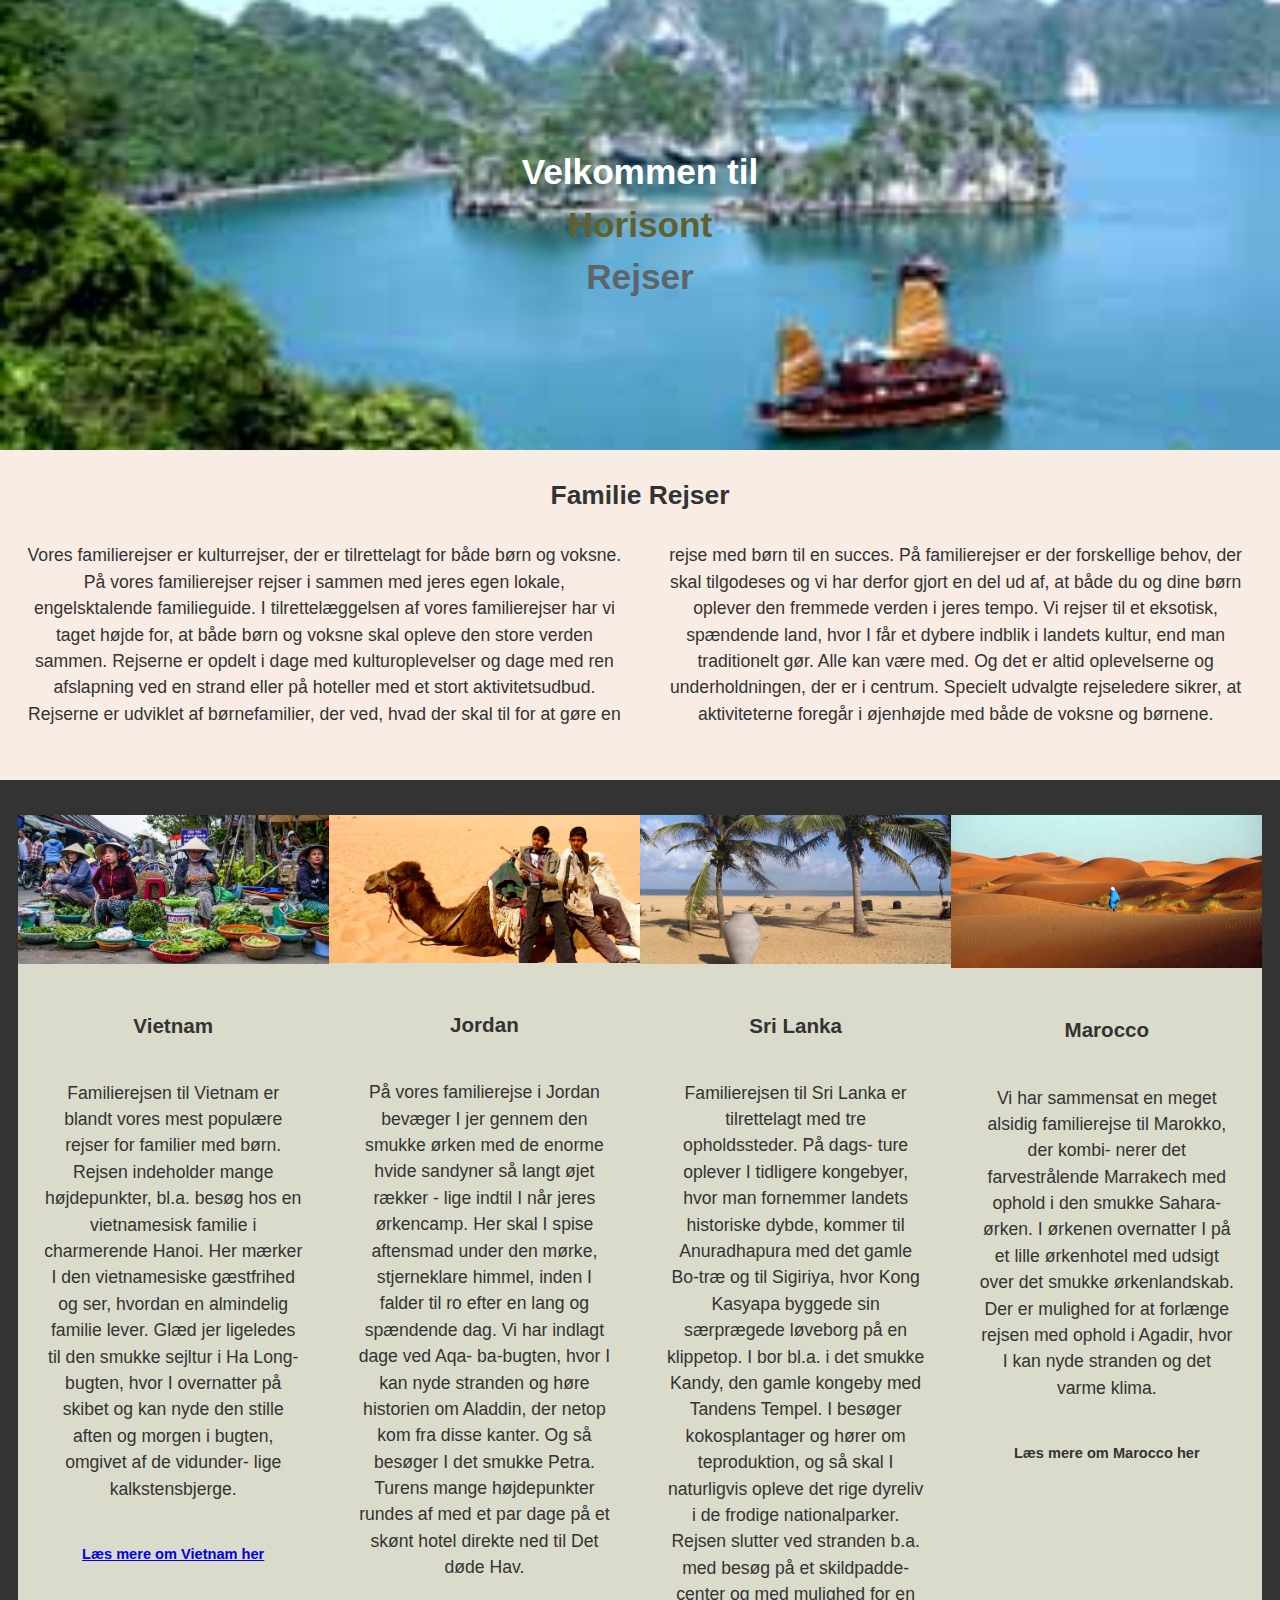
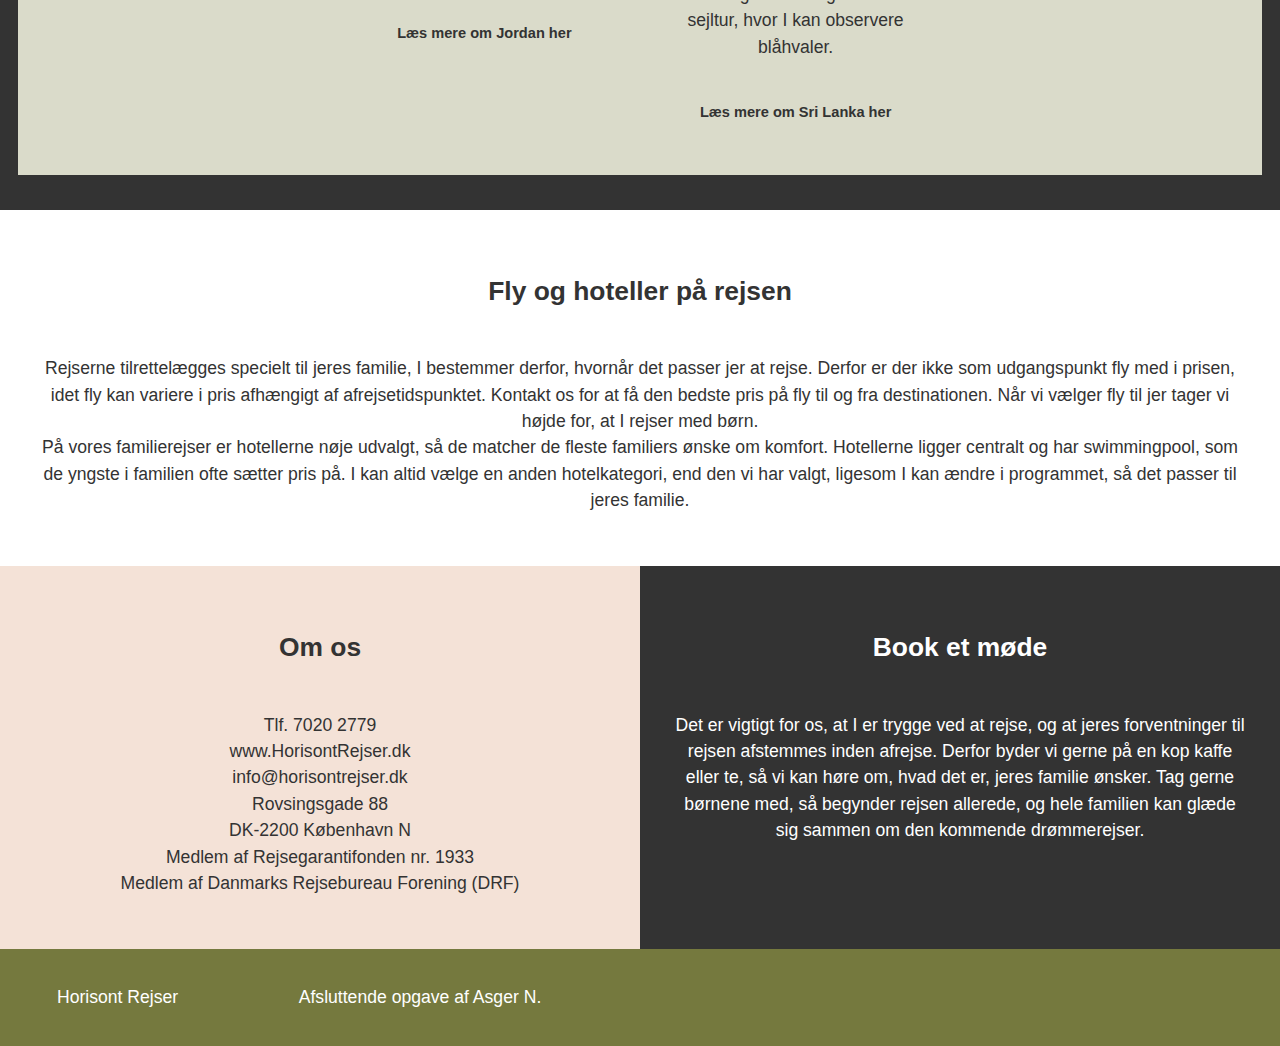
<file: index.html>
<!DOCTYPE html>
<html lang="en">
<head>
	<meta charset="UTF-8">
	<meta name="viewport" content="width=device-width, intial-scale=1.0">
	<link rel="stylesheet" href="style.css">
	<title>Horisont Rejser</title>
	<meta name="description" content="Tag med hele familien ud at rejse igennem Horisont Rejser. Find den rejse der passer jer bedst. Tilbudsrejser. Afbudsrejser. Hoteller. Drømmeferie">
</head>

<body>

	<header id="showcase" class="grid">
		<div class="content-wrap">
			<h1>Velkommen til <div class="titleColor">Horisont</div>
				<div class="titleColor2">Rejser</div>
			</h1>
		</div>
	</header>

	<main id="main">
		<section id="section-a" class="grid">
			<div class="content-wrap">
				<h2 class="content-title">Familie Rejser</h2>
				<div class="content-text">
					<p>Vores familierejser er kulturrejser, der er tilrettelagt for både børn og voksne. På vores familierejser rejser i sammen med jeres egen lokale, engelsktalende familieguide.
						I tilrettelæggelsen af vores familierejser har vi taget højde for, at både børn og voksne skal opleve den store verden sammen.
						Rejserne er opdelt i dage med kulturoplevelser og dage med ren afslapning ved en strand eller på hoteller med et stort aktivitetsudbud. Rejserne er udviklet af børnefamilier, der ved, hvad der skal til for at gøre en rejse med børn til en succes. På familierejser er der forskellige behov, der skal tilgodeses og vi har derfor gjort en del ud af, at både du og dine børn oplever den fremmede verden i jeres tempo.
						Vi rejser til et eksotisk, spændende land, hvor I får et dybere indblik i landets kultur, end man traditionelt gør. Alle kan være med. Og det er altid oplevelserne og underholdningen, der er i centrum. Specielt udvalgte rejseledere sikrer, at aktiviteterne foregår i øjenhøjde med både de voksne og børnene.</p>
				</div>
			</div>
		</section>
		<section id="section-b" class="grid">
			<ul>
				<li>
					<div class="card">
						<img src="images/vietnam-gademarked.jpg" alt="Familierejse">
						<div class="card-content">
							<h3 class="card-title">Vietnam</h3>
							<p>Familierejsen til Vietnam er blandt vores mest populære rejser for familier med børn.
								Rejsen indeholder mange højdepunkter, bl.a. besøg hos en vietnamesisk familie i charmerende Hanoi. Her mærker I den vietnamesiske gæstfrihed og ser, hvordan en almindelig familie lever.
								Glæd jer ligeledes til den smukke sejltur i Ha Long-bugten, hvor I overnatter på skibet og kan nyde den stille aften og morgen i bugten, omgivet af de vidunder- lige kalkstensbjerge.</p>
								<a href="vietnam.html">
							<h5>Læs mere om Vietnam her</h5></a>
						</div>

					</div>


				</li>
				<li>
					<div class="card">
						<img src="images/jordan-kamel.jpg" alt="Familieferie">
						<div class="card-content">
							<h3 class="card-title">Jordan</h3>
							<p>På vores familierejse i Jordan bevæger I jer gennem den smukke ørken med de enorme hvide sandyner så langt øjet rækker - lige indtil I når jeres ørkencamp. Her skal I spise aftensmad under den mørke, stjerneklare himmel, inden I falder til ro efter en lang og spændende dag.
								Vi har indlagt dage ved Aqa- ba-bugten, hvor I kan nyde stranden og høre historien om Aladdin, der netop kom fra disse kanter. Og så besøger I det smukke Petra.
								Turens mange højdepunkter rundes af med et par dage på et skønt hotel direkte ned til Det døde Hav.</p>
								<h5>Læs mere om Jordan her</h5>
						</div>
					</div>
				</li>
				<li>
					<div class="card">
						<img src="images/sri-lanka-strand.jpg" alt="Familiehoteller">
						<div class="card-content">
							<h3 class="card-title">Sri Lanka</h3>
							<p>Familierejsen til Sri Lanka er tilrettelagt med tre opholdssteder. På dags- ture oplever I tidligere kongebyer, hvor man fornemmer landets historiske dybde, kommer til Anuradhapura med det gamle Bo-træ og til Sigiriya, hvor Kong Kasyapa byggede sin særprægede løveborg på en klippetop.
								I bor bl.a. i det smukke Kandy, den gamle kongeby med Tandens Tempel. I besøger kokosplantager og hører om teproduktion, og så skal I naturligvis opleve det rige dyreliv i de frodige nationalparker.
								Rejsen slutter ved stranden b.a. med besøg på et skildpadde-center og med mulighed for en sejltur, hvor I kan observere blåhvaler.</p>
								<h5>Læs mere om Sri Lanka her</h5>
						</div>
					</div>
				</li>
				<li>
					<div class="card">
						<img src="images/marokko-oerken.jpg" alt="Billige rejser">
						<div class="card-content">
							<h3 class="card-title">Marocco</h3>
							<p>Vi har sammensat en meget alsidig familierejse til Marokko, der kombi- nerer det farvestrålende Marrakech med ophold i den smukke Sahara-ørken. I ørkenen overnatter I på et lille ørkenhotel med udsigt over det smukke ørkenlandskab. Der er mulighed for at forlænge rejsen med ophold i Agadir, hvor I kan nyde stranden og det varme klima.</p>
							<h5>Læs mere om Marocco her</h5>
						</div>
					</div>
				</li>
			</ul>
		</section>

		<section id="section-c" class="grid">
			<div class="content-wrap">
				<h2 class="content-title">Fly og hoteller på rejsen</h2>
				<p>Rejserne tilrettelægges specielt til jeres familie, I bestemmer derfor, hvornår det passer jer at rejse. Derfor er der ikke som udgangspunkt fly med i prisen, idet fly kan variere i pris afhængigt af afrejsetidspunktet.
					Kontakt os for at få den bedste pris på fly til og fra destinationen. Når vi vælger fly til jer tager vi højde for, at I rejser med børn.<br>
					På vores familierejser er hotellerne nøje udvalgt, så de matcher de fleste familiers ønske om komfort. Hotellerne ligger centralt og har swimmingpool, som de yngste i familien ofte sætter pris på.
					I kan altid vælge en anden hotelkategori, end den vi har valgt, ligesom I kan ændre i programmet, så det passer til jeres familie.</p>
			</div>
		</section>

		<section id="section-d" class="grid">
			<div class="box">
				<h2 class="content-title">Om os</h2>
				<p>Tlf. 7020 2779 <br>
					www.HorisontRejser.dk<br>
					info@horisontrejser.dk <br>
					Rovsingsgade 88<br>
					DK-2200 København N<br>
					Medlem af Rejsegarantifonden nr. 1933 <br>
					Medlem af Danmarks Rejsebureau Forening (DRF)</p>
			</div>
			<div class="box">
				<h2 class="content-title">Book et møde</h2>
				<p>Det er vigtigt for os, at I er trygge ved at rejse, og at jeres forventninger til rejsen afstemmes inden afrejse. Derfor byder vi gerne på en kop kaffe eller te, så vi kan høre om, hvad det er, jeres familie ønsker. Tag gerne børnene med, så begynder rejsen allerede, og hele familien kan glæde sig sammen om den kommende drømmerejser.</p>
			</div>
		</section>
	</main>

	<footer id="main-footer" class="grid">
		<div>Horisont Rejser</div>
		<div>Afsluttende opgave af Asger N.</div>
	</footer>

</body>
</html>
</file>
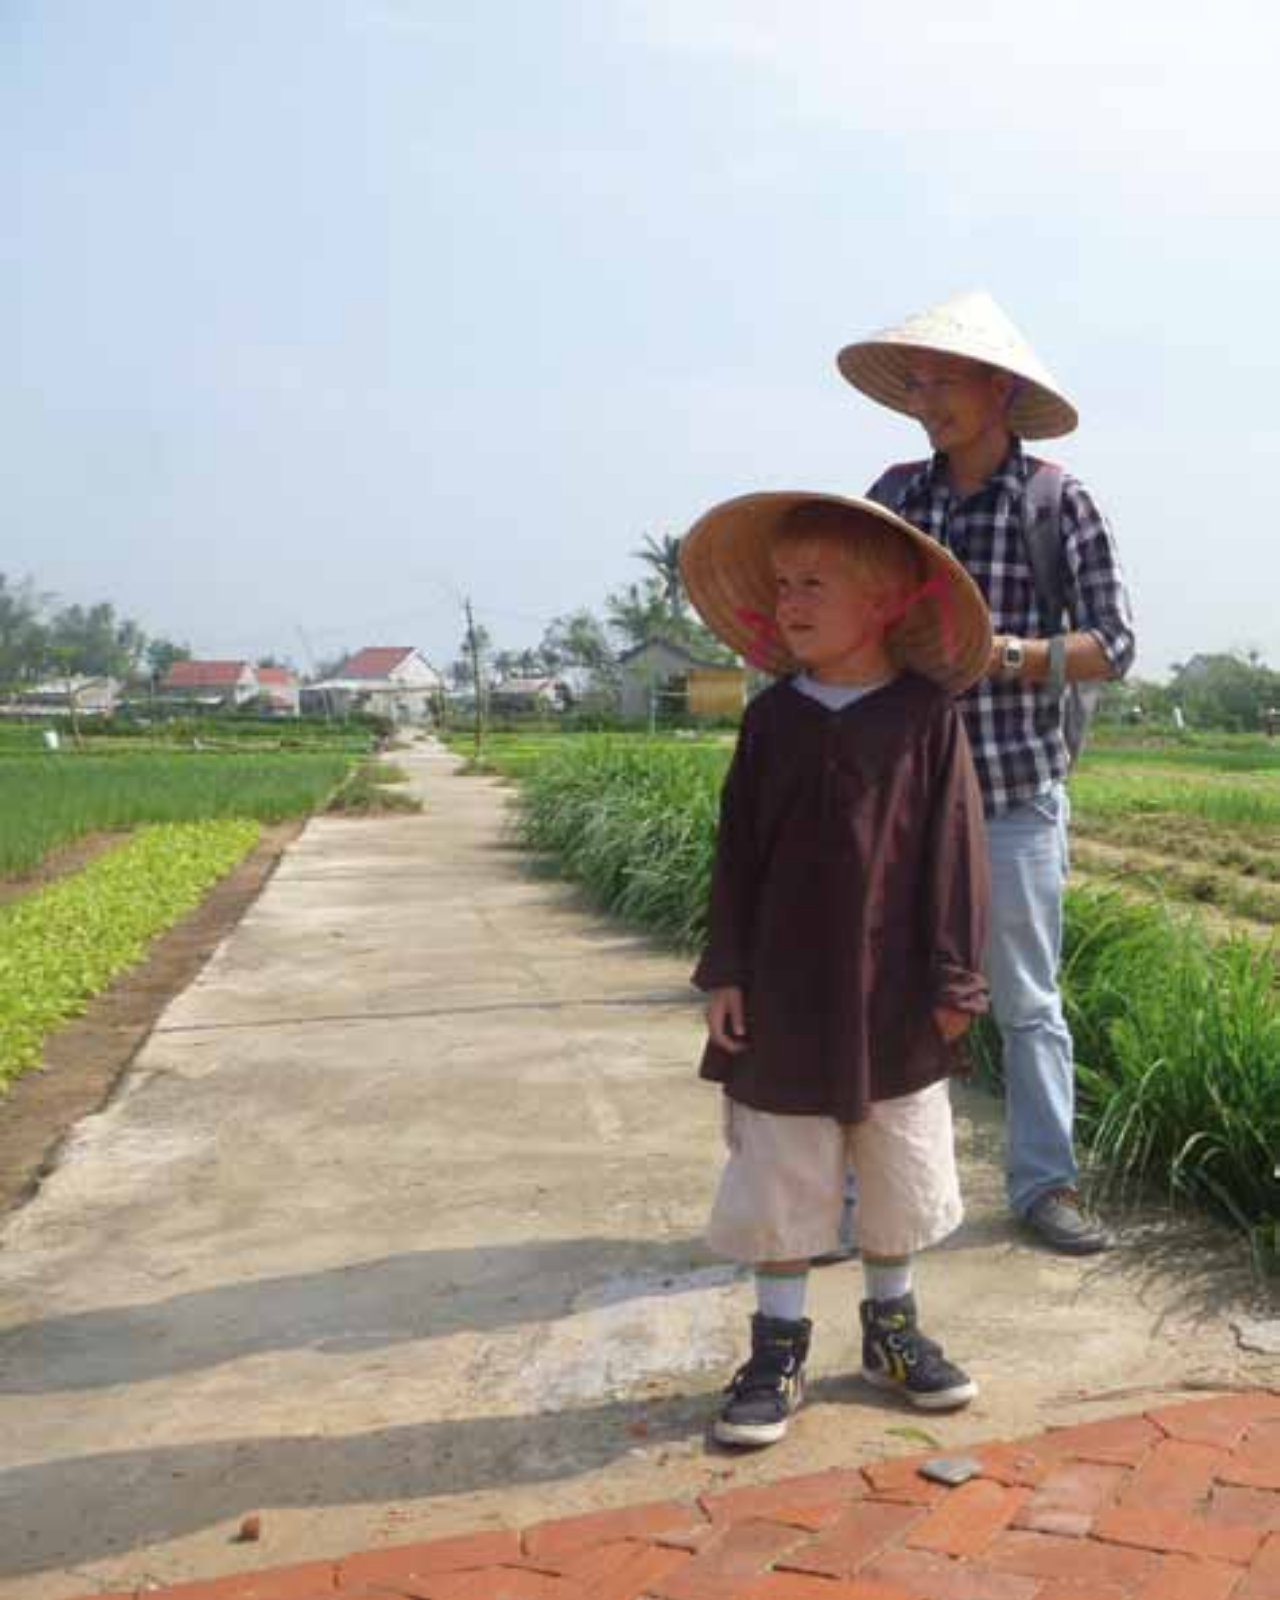
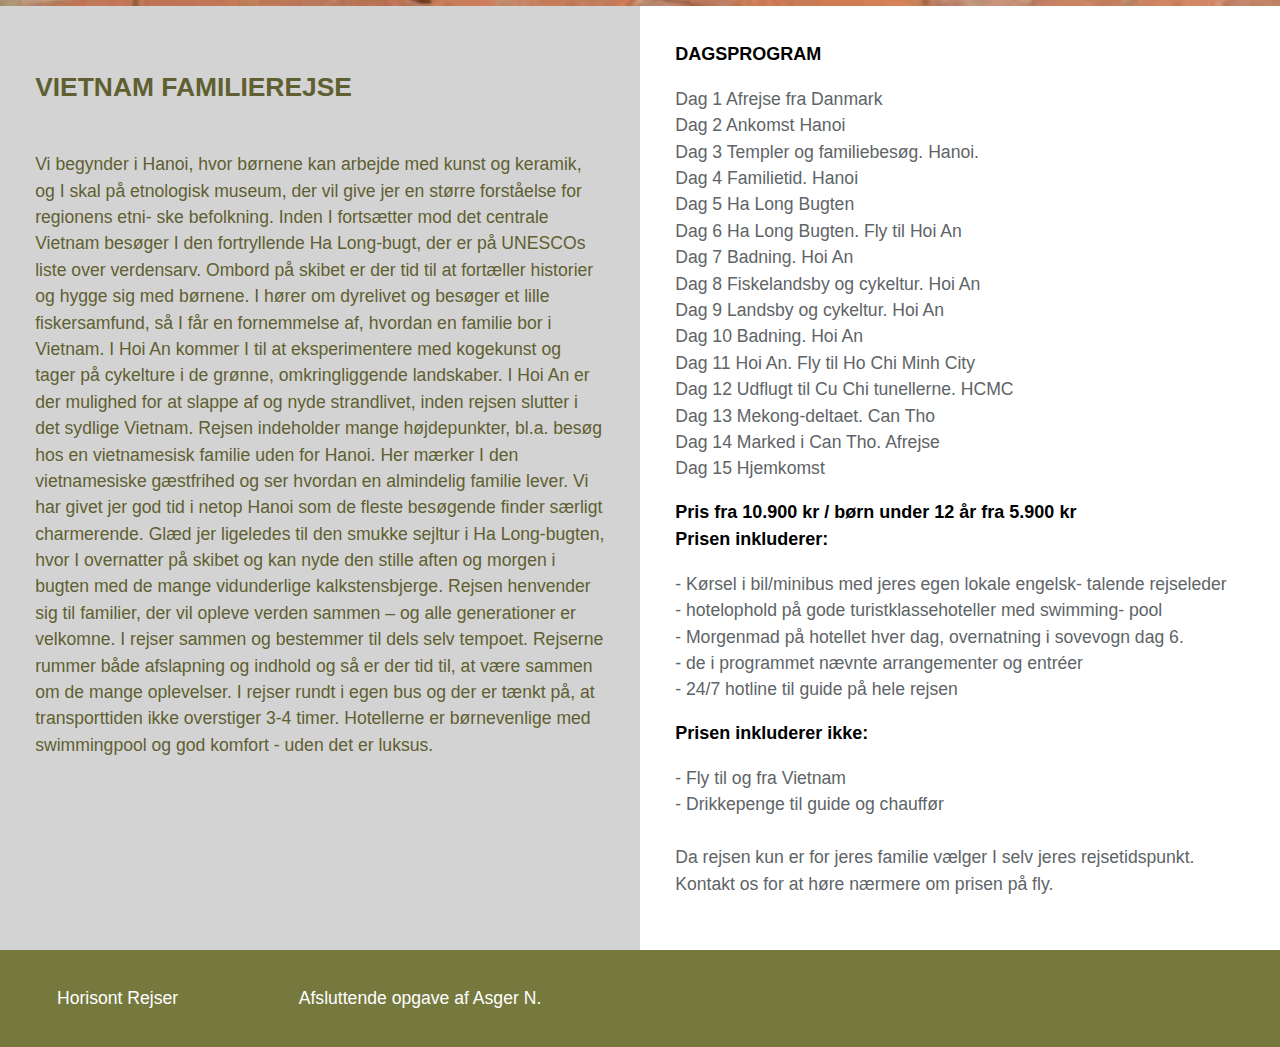
<file: vietnam.html>
<!DOCTYPE html>
<html lang="en">
<head>
	<meta charset="UTF-8">
	<meta name="viewport" content="width=device-width, intial-scale=1.0">
	<link rel="stylesheet" href="style.css">
	<title>Horisont Rejser</title>
</head>

<body>
	<div class="pic">
	<img src="images/dreng-med-hat.jpg">
	</div>
	<section id="section-e" class="grid">
		<div class="boxes">
			<h2 class="content-title">VIETNAM FAMILIEREJSE</h2>
			<p>
				Vi begynder i Hanoi, hvor børnene kan arbejde med kunst og keramik, og I skal på etnologisk museum, der vil give jer en større forståelse for regionens etni- ske befolkning. Inden I fortsætter mod det centrale Vietnam besøger I den fortryllende Ha Long-bugt, der er på UNESCOs liste over verdensarv. Ombord på skibet er der tid til at fortæller historier og hygge sig med børnene. I hører om dyrelivet og besøger et lille fiskersamfund, så I får en fornemmelse af, hvordan en familie bor i Vietnam. I Hoi An kommer I til at eksperimentere med kogekunst og tager på cykelture i de grønne, omkringliggende landskaber. I Hoi An
				er der mulighed for at slappe af og nyde strandlivet, inden rejsen slutter i det sydlige Vietnam.
				Rejsen indeholder mange højdepunkter, bl.a. besøg hos en vietnamesisk familie uden for Hanoi. Her mærker
				I den vietnamesiske gæstfrihed og ser hvordan en almindelig familie lever. Vi har givet jer god tid i
				netop Hanoi som de fleste besøgende finder særligt charmerende. Glæd jer ligeledes til den smukke sejltur i Ha Long-bugten, hvor I overnatter på skibet og
				kan nyde den stille aften og morgen i bugten med de mange vidunderlige kalkstensbjerge.
				Rejsen henvender sig til familier, der vil opleve verden sammen – og alle generationer er velkomne. I rejser sammen og bestemmer til dels selv tempoet. Rejserne rummer både afslapning og indhold og så er der tid til, at være sammen om de mange oplevelser. I rejser rundt i egen bus og der er tænkt på, at transporttiden ikke overstiger 3-4 timer. Hotellerne er børnevenlige med swimmingpool og god komfort - uden det er luksus.
			</p>
		</div>
		<div class="boxes">
			<h6>DAGSPROGRAM</h6>
			<p>
				Dag 1 Afrejse fra Danmark<br>
				Dag 2 Ankomst Hanoi<br>
				Dag 3 Templer og familiebesøg. Hanoi.<br>
				Dag 4 Familietid. Hanoi<br>
				Dag 5 Ha Long Bugten<br>
				Dag 6 Ha Long Bugten. Fly til Hoi An<br>
				Dag 7 Badning. Hoi An<br>
				Dag 8 Fiskelandsby og cykeltur. Hoi An<br>
				Dag 9 Landsby og cykeltur. Hoi An<br>
				Dag 10 Badning. Hoi An<br>
				Dag 11 Hoi An. Fly til Ho Chi Minh City<br>
				Dag 12 Udflugt til Cu Chi tunellerne. HCMC<br>
				Dag 13 Mekong-deltaet. Can Tho<br>
				Dag 14 Marked i Can Tho. Afrejse<br>
				Dag 15 Hjemkomst
			</p>
			<h6>Pris fra 10.900 kr / børn under 12 år fra 5.900 kr</h6>
			<h6>Prisen inkluderer:</h6>
			<p>- Kørsel i bil/minibus med jeres egen lokale engelsk- talende rejseleder<br>
				- hotelophold på gode turistklassehoteller med swimming- pool<br>
				- Morgenmad på hotellet hver dag, overnatning i sovevogn dag 6.<br>
				- de i programmet nævnte arrangementer og entréer<br>
				- 24/7 hotline til guide på hele rejsen</p>
				<h6>Prisen inkluderer ikke:</h6>
				<p>
					- Fly til og fra Vietnam <br>
- Drikkepenge til guide og chauffør <br>
<br>
Da rejsen kun er for jeres familie vælger I selv jeres rejsetidspunkt. Kontakt os for at høre nærmere om prisen på fly.
				</p>
		</div>
	</section>

	<footer id="main-footer" class="grid">
		<div>Horisont Rejser</div>
		<div>Afsluttende opgave af Asger N.</div>
	</footer>

</body>
</html>
</file>
<file: style.css>
body {
	margin: 0;
	font-family: Arial, Helvetica, sans-serif;
	background: #333;
	color: #fff;
	font-size: 1.1em;
	line-height: 1.5;
	text-align: center;
}

img {
	display: block;
	width: 100%;
	height: auto;
}

h1,
h2,
h3 {
	margin: 0;
	padding: 1em 0;
}

p {
	margin: 0;
	padding: 1em 0;
}

/*header*/
#showcase {
	min-height: 450px;
	color: #fff;
	text-align: center;
}

header {
	background: url('../images/vietnam.jpg');
	background-position: center;
	background-repeat: no-repeat;
	background-size: cover;
	width: 100%;
	height: 450px;
	display: flex;
	justify-content: center;
	align-items: center;
}

#showcase .content-wrap,
#section-a .content-wrap {
	padding: 0 1.5em;
}

.titleColor {
	color: #605f31;
}

.titleColor2{
	color: #5e6467;
}

/*Section A*/

#section-a {
	background: #f8ece4;
	color: #333;
	padding-bottom: 2em;
}

/*Section B*/

#section-b {
	padding: 2em 1em 1em;
}

#section-b ul {
	list-style: none;
	margin: 0;
	padding: 0;

}

#section-b li {
	margin-bottom: 1em;
	background: #dadbca;
	color: #333;
}

.card-content {
	padding: 1.5em;
}

/*Section C*/

#section-c {
	background: #fff;
	color: #333;
	padding: 2em;
}

/*Section D*/

#section-d .box {
	padding: 2em;
	color: #fff;
}

#section-d .box:first-child {
	background: #f4e2d7;
	color: #333;
}

/*footer*/

#main-footer {
	padding: 2em;
	background: #75793e;
	color: #fff;
	text-align: center;
}

/**Vietnam site**/

#section-e .boxes {
	padding: 2em;
	color: #fff;
	background: #fff;
	color: #5e6467;
	text-align: left;
}

#section-e .boxes:first-child {
	background: lightgrey;;
	color: #605f31;
	text-align: left;
	
}

#section-e h6 {
	font-size: 18px;
	color: #000;
	margin: 0;
	padding: 0;
}


/*Media Queries*/

@media(min-width:700px) {
	.grid {
		display: grid;
		grid-template-columns: 1fr repeat(2, minmax(auto,25em)) 1fr;
	}
	
	#section-a .content-text {
		columns: 2;
		column-gap: 2em;
	}
	
	#section-a .content-text p {
		padding-top: 0;
	}
	
	
	.content-wrap, 
	#section-b ul {
		grid-column: 1/5;
	}
	.box, main-footer div {
		grid-column: span 2;
	}
	
	#section-b ul {
		display: flex;
		justify-content: space-around;
	}
	
	#section-b li {
		width: 31%;
	}
	
	#section-e .boxes{
		grid-column: span 2;
	}

}
</file>
